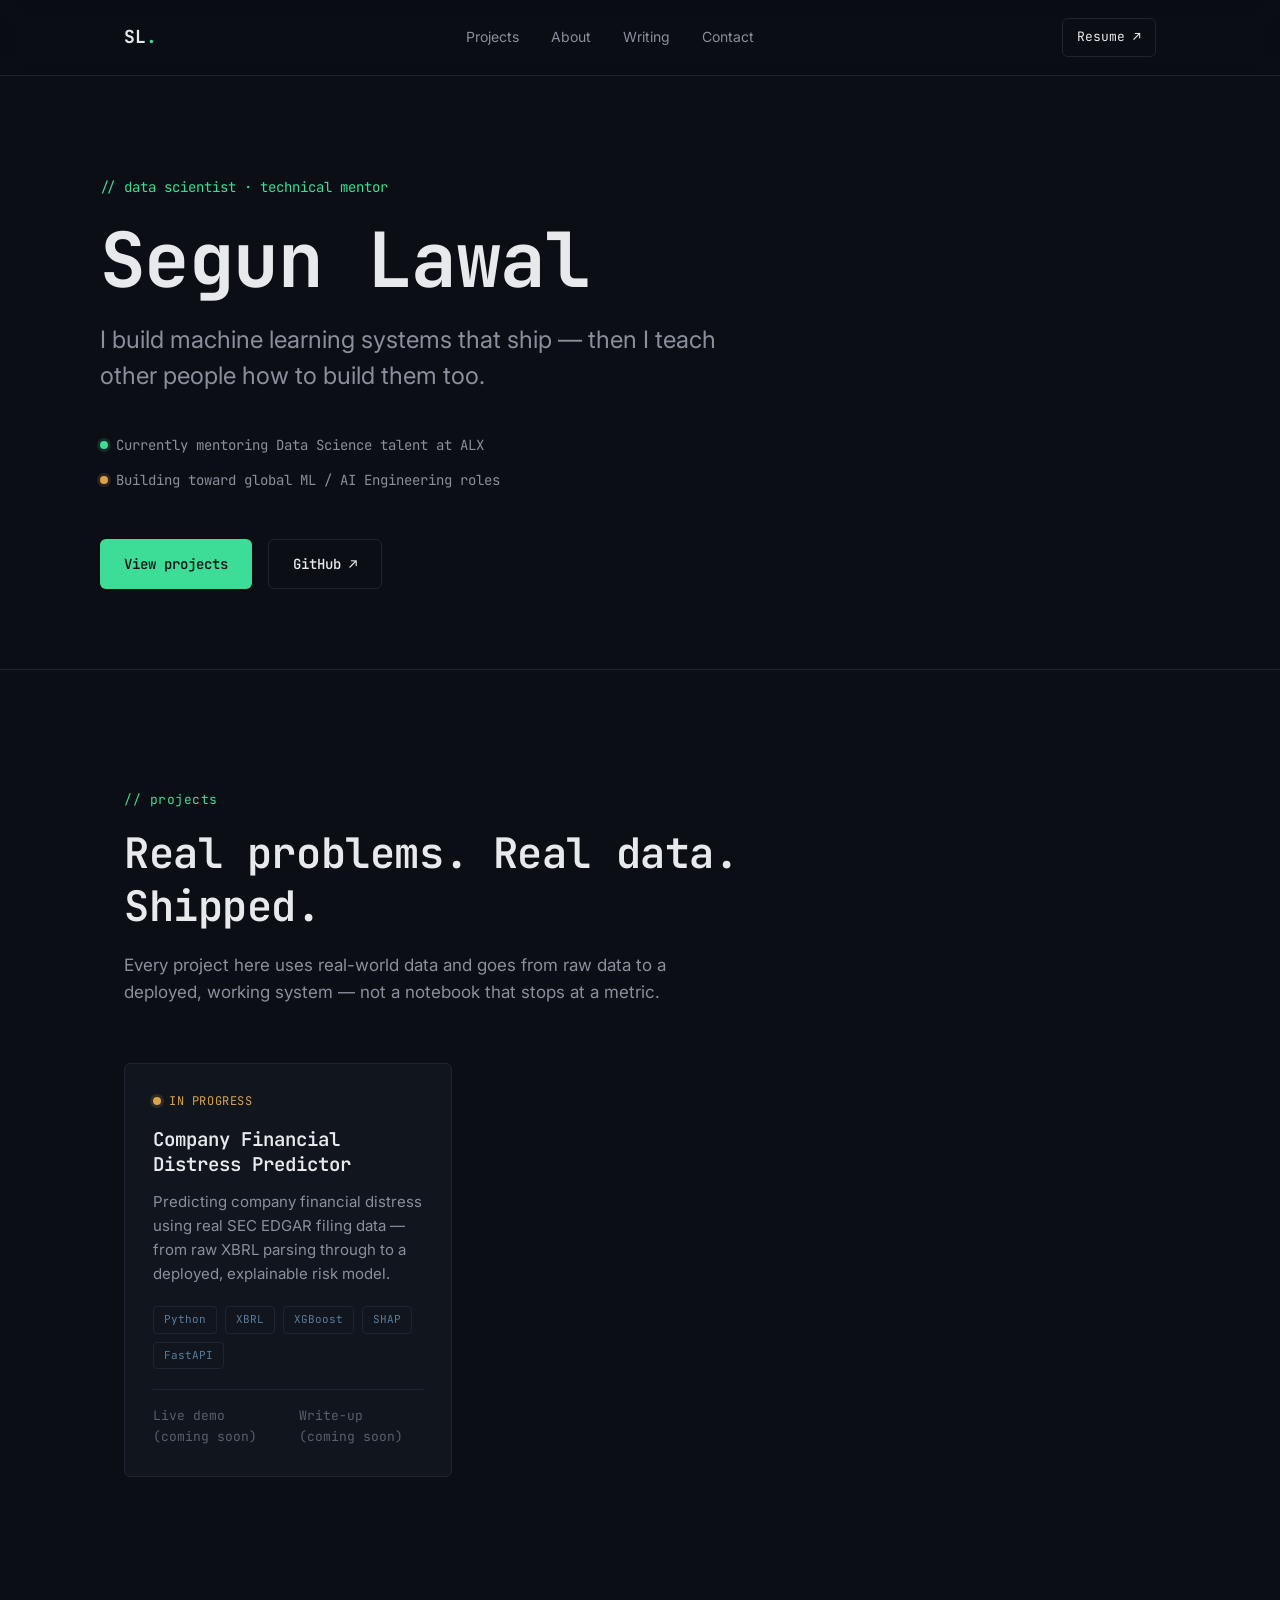
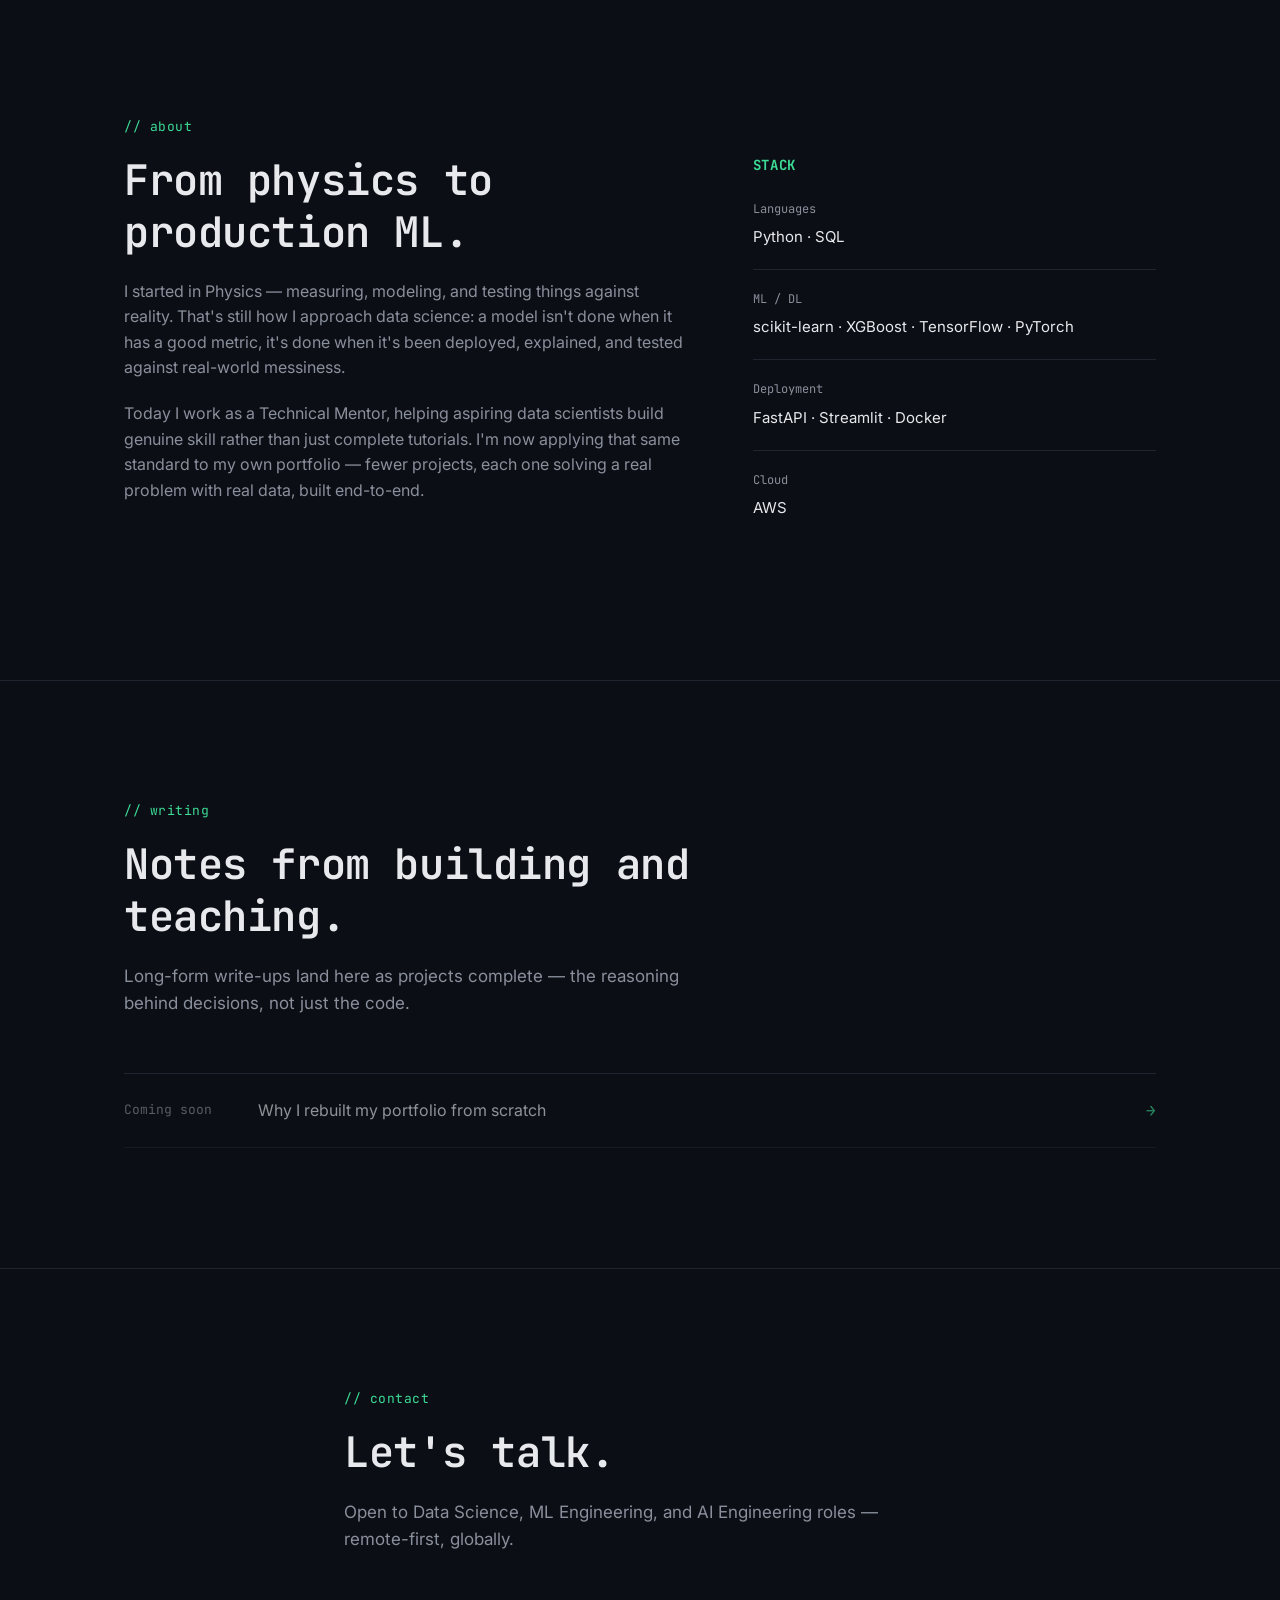
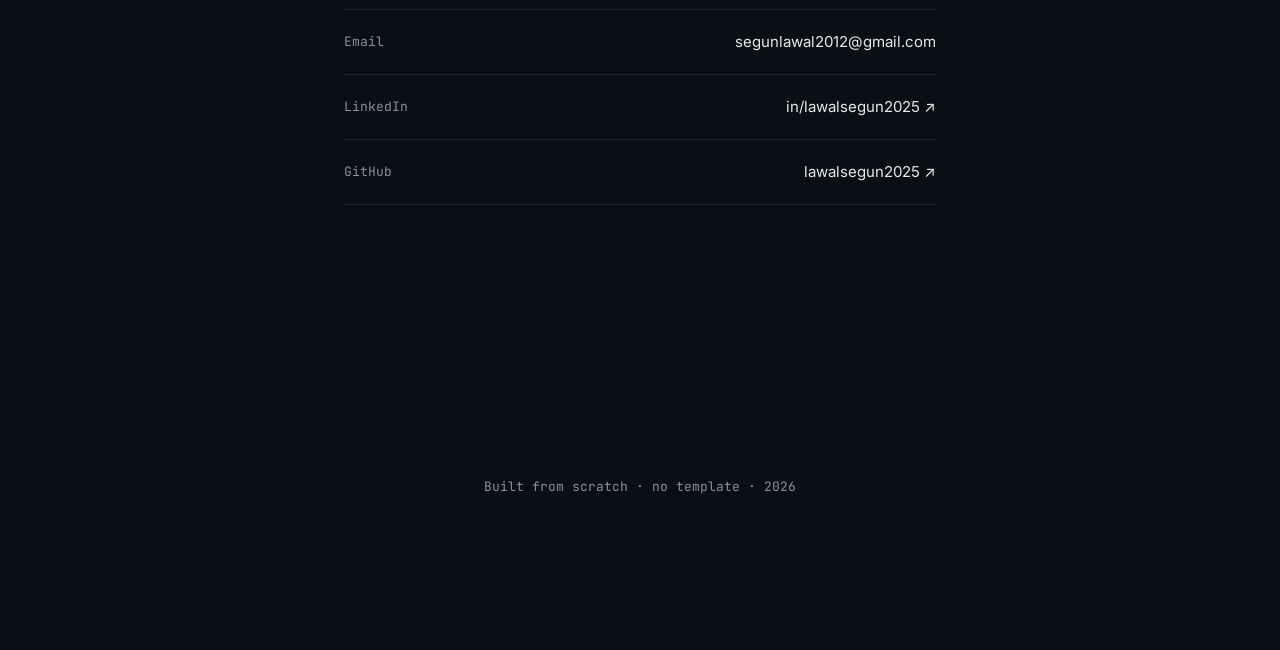
<file: index.html>
<!DOCTYPE html>
<html lang="en">
<head>
  <meta charset="UTF-8" />
  <meta name="viewport" content="width=device-width, initial-scale=1.0" />
  <title>Segun Lawal — Data Scientist | Technical Mentor</title>
  <meta name="description" content="Segun Lawal — Data Scientist and Technical Mentor building real, deployed machine learning systems." />

  <!-- Fonts: JetBrains Mono for headlines/labels (precision), Inter for body text (readability) -->
  <link rel="preconnect" href="https://fonts.googleapis.com">
  <link rel="preconnect" href="https://fonts.gstatic.com" crossorigin>
  <link href="https://fonts.googleapis.com/css2?family=JetBrains+Mono:wght@400;500;600;700&family=Inter:wght@400;500;600;700&display=swap" rel="stylesheet">

  <link rel="stylesheet" href="css/style.css" />
</head>
<body>

  <!-- ============ NAV ============ -->
  <header class="nav">
    <div class="nav__inner">
      <a href="#top" class="nav__logo">SL<span class="nav__logo-dot">.</span></a>
      <nav class="nav__links">
        <a href="#projects">Projects</a>
        <a href="#about">About</a>
        <a href="#writing">Writing</a>
        <a href="#contact">Contact</a>
      </nav>
      <a href="assets/Segun_Lawal_CV.pdf" class="nav__cv" target="_blank" rel="noopener">Resume ↗</a>
    </div>
  </header>

  <main id="top">

    <!-- ============ HERO ============ -->
    <section class="hero">
      <div class="hero__inner">
        <p class="hero__eyebrow">// data scientist · technical mentor</p>
        <h1 class="hero__name">Segun Lawal</h1>
        <p class="hero__statement">
          I build machine learning systems that ship — then I teach other people how to build them too.
        </p>
        <div class="hero__meta">
          <div class="hero__meta-item">
            <span class="status-dot status-dot--live"></span>
            <span>Currently mentoring Data Science talent at ALX</span>
          </div>
          <div class="hero__meta-item">
            <span class="status-dot status-dot--building"></span>
            <span>Building toward global ML / AI Engineering roles</span>
          </div>
        </div>
        <div class="hero__cta">
          <a href="#projects" class="btn btn--primary">View projects</a>
          <a href="https://github.com/lawalsegun2025" class="btn btn--ghost" target="_blank" rel="noopener">GitHub ↗</a>
        </div>
      </div>
    </section>

    <!-- ============ PROJECTS ============ -->
    <section id="projects" class="projects">
      <div class="section-inner">
        <p class="section-eyebrow">// projects</p>
        <h2 class="section-title">Real problems. Real data. Shipped.</h2>
        <p class="section-sub">
          Every project here uses real-world data and goes from raw data to a deployed, working system —
          not a notebook that stops at a metric.
        </p>

        <div class="project-grid">

          <!-- PROJECT CARD: TEMPLATE — duplicate this block for each new project -->
          <article class="project-card project-card--placeholder">
            <div class="project-card__status">
              <span class="status-dot status-dot--building"></span>
              <span class="project-card__status-text">in progress</span>
            </div>
            <h3 class="project-card__title">Company Financial Distress Predictor</h3>
            <p class="project-card__desc">
              Predicting company financial distress using real SEC EDGAR filing data —
              from raw XBRL parsing through to a deployed, explainable risk model.
            </p>
            <ul class="project-card__tags">
              <li>Python</li>
              <li>XBRL</li>
              <li>XGBoost</li>
              <li>SHAP</li>
              <li>FastAPI</li>
            </ul>
            <div class="project-card__links">
              <span class="project-card__link project-card__link--disabled">Live demo (coming soon)</span>
              <span class="project-card__link project-card__link--disabled">Write-up (coming soon)</span>
            </div>
          </article>

          <!-- Add more project cards below as they're completed -->

        </div>
      </div>
    </section>

    <!-- ============ ABOUT ============ -->
    <section id="about" class="about">
      <div class="section-inner">
        <p class="section-eyebrow">// about</p>
        <div class="about__grid">
          <div class="about__text">
            <h2 class="section-title">From physics to production ML.</h2>
            <p>
              I started in Physics — measuring, modeling, and testing things against reality.
              That's still how I approach data science: a model isn't done when it has a good metric,
              it's done when it's been deployed, explained, and tested against real-world messiness.
            </p>
            <p>
              Today I work as a Technical Mentor, helping aspiring data scientists build genuine
              skill rather than just complete tutorials. I'm now applying that same standard to my
              own portfolio — fewer projects, each one solving a real problem with real data,
              built end-to-end.
            </p>
          </div>
          <div class="about__skills">
            <h3 class="about__skills-title">Stack</h3>
            <div class="skill-group">
              <p class="skill-group__label">Languages</p>
              <p class="skill-group__items">Python · SQL</p>
            </div>
            <div class="skill-group">
              <p class="skill-group__label">ML / DL</p>
              <p class="skill-group__items">scikit-learn · XGBoost · TensorFlow · PyTorch</p>
            </div>
            <div class="skill-group">
              <p class="skill-group__label">Deployment</p>
              <p class="skill-group__items">FastAPI · Streamlit · Docker</p>
            </div>
            <div class="skill-group">
              <p class="skill-group__label">Cloud</p>
              <p class="skill-group__items">AWS</p>
            </div>
          </div>
        </div>
      </div>
    </section>

    <!-- ============ WRITING ============ -->
    <section id="writing" class="writing">
      <div class="section-inner">
        <p class="section-eyebrow">// writing</p>
        <h2 class="section-title">Notes from building and teaching.</h2>
        <p class="section-sub">
          Long-form write-ups land here as projects complete — the reasoning behind decisions,
          not just the code.
        </p>
        <div class="writing-list">
          <a href="https://medium.com/@lawalsegun2025" target="_blank" rel="noopener" class="writing-item writing-item--placeholder">
            <span class="writing-item__date">Coming soon</span>
            <span class="writing-item__title">Why I rebuilt my portfolio from scratch</span>
            <span class="writing-item__arrow">→</span>
          </a>
        </div>
      </div>
    </section>

    <!-- ============ CONTACT ============ -->
    <section id="contact" class="contact">
      <div class="section-inner section-inner--narrow">
        <p class="section-eyebrow">// contact</p>
        <h2 class="section-title">Let's talk.</h2>
        <p class="section-sub">
          Open to Data Science, ML Engineering, and AI Engineering roles — remote-first, globally.
        </p>
        <div class="contact-links">
          <a href="mailto:segunlawal2012@gmail.com" class="contact-link">
            <span class="contact-link__label">Email</span>
            <span class="contact-link__value">segunlawal2012@gmail.com</span>
          </a>
          <a href="https://www.linkedin.com/in/lawalsegun2025/" target="_blank" rel="noopener" class="contact-link">
            <span class="contact-link__label">LinkedIn</span>
            <span class="contact-link__value">in/lawalsegun2025 ↗</span>
          </a>
          <a href="https://github.com/lawalsegun2025" target="_blank" rel="noopener" class="contact-link">
            <span class="contact-link__label">GitHub</span>
            <span class="contact-link__value">lawalsegun2025 ↗</span>
          </a>
        </div>
      </div>
    </section>

  </main>

  <footer class="footer">
    <div class="section-inner">
      <p>Built from scratch · no template · <span id="year"></span></p>
    </div>
  </footer>

  <script src="js/main.js"></script>
</body>
</html>
</file>
<file: css/style.css>
/* ============================================
   DESIGN TOKENS
   Change these values to retheme the entire site.
   ============================================ */
:root {
  /* Color */
  --bg:            #0B0E14;   /* near-black base */
  --bg-raised:     #11151D;   /* slightly lighter panels/cards */
  --border:        #1F2530;   /* hairline borders on dark */
  --text:          #E8E9ED;   /* primary text, off-white */
  --text-dim:      #8A8F9C;   /* secondary text */
  --accent:        #3DDC97;   /* signal green — "live / shipped" */
  --accent-dim:    #2A9C6C;   /* darker green for hover states */
  --secondary:     #5B7C99;   /* steel blue — structural accent */
  --warning:       #D9A24B;   /* amber — "in progress" status only */

  /* Type */
  --font-mono: 'JetBrains Mono', 'Courier New', monospace;
  --font-sans: 'Inter', -apple-system, BlinkMacSystemFont, sans-serif;

  /* Layout */
  --max-width: 1080px;
  --section-padding: 120px 24px;
  --radius: 6px;
}

/* ============================================
   RESET
   ============================================ */
* { margin: 0; padding: 0; box-sizing: border-box; }

html {
  scroll-behavior: smooth;
}

@media (prefers-reduced-motion: reduce) {
  html { scroll-behavior: auto; }
  * { animation-duration: 0.01ms !important; transition-duration: 0.01ms !important; }
}

body {
  background: var(--bg);
  color: var(--text);
  font-family: var(--font-sans);
  font-size: 16px;
  line-height: 1.6;
  -webkit-font-smoothing: antialiased;
}

a {
  color: inherit;
  text-decoration: none;
}

ul { list-style: none; }

/* Visible keyboard focus everywhere */
a:focus-visible,
button:focus-visible {
  outline: 2px solid var(--accent);
  outline-offset: 3px;
  border-radius: 3px;
}

/* ============================================
   SHARED LAYOUT HELPERS
   ============================================ */
.section-inner {
  max-width: var(--max-width);
  margin: 0 auto;
  padding: var(--section-padding);
}

.section-inner--narrow {
  max-width: 640px;
}

.section-eyebrow {
  font-family: var(--font-mono);
  font-size: 13px;
  color: var(--accent);
  letter-spacing: 0.04em;
  margin-bottom: 16px;
}

.section-title {
  font-family: var(--font-mono);
  font-size: clamp(28px, 4vw, 42px);
  font-weight: 600;
  letter-spacing: -0.01em;
  line-height: 1.25;
  margin-bottom: 20px;
  max-width: 720px;
}

.section-sub {
  color: var(--text-dim);
  font-size: 17px;
  max-width: 600px;
  margin-bottom: 56px;
}

/* Status dot — used in hero meta + project cards */
.status-dot {
  display: inline-block;
  width: 8px;
  height: 8px;
  border-radius: 50%;
  margin-right: 8px;
  flex-shrink: 0;
}
.status-dot--live {
  background: var(--accent);
  box-shadow: 0 0 0 3px rgba(61, 220, 151, 0.15);
}
.status-dot--building {
  background: var(--warning);
  box-shadow: 0 0 0 3px rgba(217, 162, 75, 0.15);
}

/* Buttons */
.btn {
  display: inline-flex;
  align-items: center;
  gap: 8px;
  padding: 13px 24px;
  border-radius: var(--radius);
  font-family: var(--font-mono);
  font-size: 14px;
  font-weight: 500;
  transition: all 0.15s ease;
}
.btn--primary {
  background: var(--accent);
  color: var(--bg);
}
.btn--primary:hover {
  background: var(--accent-dim);
}
.btn--ghost {
  border: 1px solid var(--border);
  color: var(--text);
}
.btn--ghost:hover {
  border-color: var(--secondary);
  background: var(--bg-raised);
}

/* ============================================
   NAV
   ============================================ */
.nav {
  position: sticky;
  top: 0;
  z-index: 100;
  background: rgba(11, 14, 20, 0.85);
  backdrop-filter: blur(8px);
  border-bottom: 1px solid var(--border);
}

.nav__inner {
  max-width: var(--max-width);
  margin: 0 auto;
  padding: 18px 24px;
  display: flex;
  align-items: center;
  justify-content: space-between;
}

.nav__logo {
  font-family: var(--font-mono);
  font-size: 18px;
  font-weight: 700;
}
.nav__logo-dot {
  color: var(--accent);
}

.nav__links {
  display: flex;
  gap: 32px;
}
.nav__links a {
  font-size: 14px;
  color: var(--text-dim);
  transition: color 0.15s ease;
}
.nav__links a:hover {
  color: var(--text);
}

.nav__cv {
  font-family: var(--font-mono);
  font-size: 13px;
  border: 1px solid var(--border);
  padding: 8px 14px;
  border-radius: var(--radius);
  transition: border-color 0.15s ease;
}
.nav__cv:hover {
  border-color: var(--accent);
}

/* Mobile nav: hide link labels, keep it simple */
@media (max-width: 640px) {
  .nav__links { display: none; }
}

/* ============================================
   HERO
   ============================================ */
.hero {
  padding: 100px 24px 80px;
  border-bottom: 1px solid var(--border);
}

.hero__inner {
  max-width: var(--max-width);
  margin: 0 auto;
}

.hero__eyebrow {
  font-family: var(--font-mono);
  color: var(--accent);
  font-size: 14px;
  margin-bottom: 24px;
}

.hero__name {
  font-family: var(--font-mono);
  font-size: clamp(40px, 8vw, 76px);
  font-weight: 700;
  letter-spacing: -0.02em;
  line-height: 1;
  margin-bottom: 24px;
}

.hero__statement {
  font-size: clamp(18px, 2.4vw, 24px);
  color: var(--text-dim);
  max-width: 640px;
  margin-bottom: 40px;
  line-height: 1.5;
}

.hero__meta {
  display: flex;
  flex-direction: column;
  gap: 12px;
  margin-bottom: 48px;
}

.hero__meta-item {
  display: flex;
  align-items: center;
  font-family: var(--font-mono);
  font-size: 14px;
  color: var(--text-dim);
}

.hero__cta {
  display: flex;
  gap: 16px;
  flex-wrap: wrap;
}

/* ============================================
   PROJECTS
   ============================================ */
.project-grid {
  display: grid;
  grid-template-columns: repeat(auto-fill, minmax(320px, 1fr));
  gap: 24px;
}

.project-card {
  background: var(--bg-raised);
  border: 1px solid var(--border);
  border-radius: var(--radius);
  padding: 28px;
  display: flex;
  flex-direction: column;
  transition: border-color 0.15s ease, transform 0.15s ease;
}

.project-card:hover {
  border-color: var(--secondary);
  transform: translateY(-2px);
}

.project-card__status {
  display: flex;
  align-items: center;
  margin-bottom: 16px;
}

.project-card__status-text {
  font-family: var(--font-mono);
  font-size: 12px;
  color: var(--warning);
  text-transform: uppercase;
  letter-spacing: 0.05em;
}

/* When a project ships, swap status-dot--building for status-dot--live
   and change this color to var(--accent) by removing this override. */
.project-card--placeholder .project-card__status-text {
  color: var(--warning);
}

.project-card__title {
  font-family: var(--font-mono);
  font-size: 19px;
  font-weight: 600;
  margin-bottom: 12px;
  line-height: 1.35;
}

.project-card__desc {
  color: var(--text-dim);
  font-size: 15px;
  margin-bottom: 20px;
  flex-grow: 1;
}

.project-card__tags {
  display: flex;
  flex-wrap: wrap;
  gap: 8px;
  margin-bottom: 20px;
}

.project-card__tags li {
  font-family: var(--font-mono);
  font-size: 11px;
  color: var(--secondary);
  border: 1px solid var(--border);
  padding: 4px 10px;
  border-radius: 4px;
}

.project-card__links {
  display: flex;
  gap: 16px;
  border-top: 1px solid var(--border);
  padding-top: 16px;
}

.project-card__link {
  font-family: var(--font-mono);
  font-size: 13px;
  color: var(--accent);
}

.project-card__link--disabled {
  color: var(--text-dim);
  opacity: 0.6;
  cursor: default;
}

/* ============================================
   ABOUT
   ============================================ */
.about {
  border-bottom: 1px solid var(--border);
}

.about__grid {
  display: grid;
  grid-template-columns: 1.4fr 1fr;
  gap: 64px;
}

@media (max-width: 768px) {
  .about__grid { grid-template-columns: 1fr; gap: 40px; }
}

.about__text p {
  color: var(--text-dim);
  margin-bottom: 20px;
  font-size: 16px;
  max-width: 560px;
}

.about__skills-title {
  font-family: var(--font-mono);
  font-size: 14px;
  color: var(--accent);
  margin-bottom: 24px;
  text-transform: uppercase;
  letter-spacing: 0.05em;
}

.skill-group {
  margin-bottom: 20px;
  padding-bottom: 20px;
  border-bottom: 1px solid var(--border);
}
.skill-group:last-child {
  border-bottom: none;
}

.skill-group__label {
  font-family: var(--font-mono);
  font-size: 12px;
  color: var(--text-dim);
  margin-bottom: 6px;
}

.skill-group__items {
  font-size: 15px;
}

/* ============================================
   WRITING
   ============================================ */
.writing {
  border-bottom: 1px solid var(--border);
}

.writing-list {
  display: flex;
  flex-direction: column;
  border-top: 1px solid var(--border);
}

.writing-item {
  display: flex;
  align-items: center;
  gap: 24px;
  padding: 24px 0;
  border-bottom: 1px solid var(--border);
  transition: padding-left 0.15s ease;
}

.writing-item:hover {
  padding-left: 8px;
}

.writing-item--placeholder {
  opacity: 0.6;
}

.writing-item__date {
  font-family: var(--font-mono);
  font-size: 13px;
  color: var(--text-dim);
  width: 110px;
  flex-shrink: 0;
}

.writing-item__title {
  flex-grow: 1;
  font-size: 16px;
}

.writing-item__arrow {
  color: var(--accent);
  font-family: var(--font-mono);
}

/* ============================================
   CONTACT
   ============================================ */
.contact-links {
  display: flex;
  flex-direction: column;
  gap: 0;
  border-top: 1px solid var(--border);
}

.contact-link {
  display: flex;
  justify-content: space-between;
  align-items: center;
  padding: 20px 0;
  border-bottom: 1px solid var(--border);
  transition: padding-left 0.15s ease;
}

.contact-link:hover {
  padding-left: 8px;
  color: var(--accent);
}

.contact-link__label {
  font-family: var(--font-mono);
  font-size: 13px;
  color: var(--text-dim);
}

.contact-link__value {
  font-size: 15px;
}

/* ============================================
   FOOTER
   ============================================ */
.footer {
  padding: 32px 24px;
}

.footer p {
  font-family: var(--font-mono);
  font-size: 13px;
  color: var(--text-dim);
  text-align: center;
}
</file>
